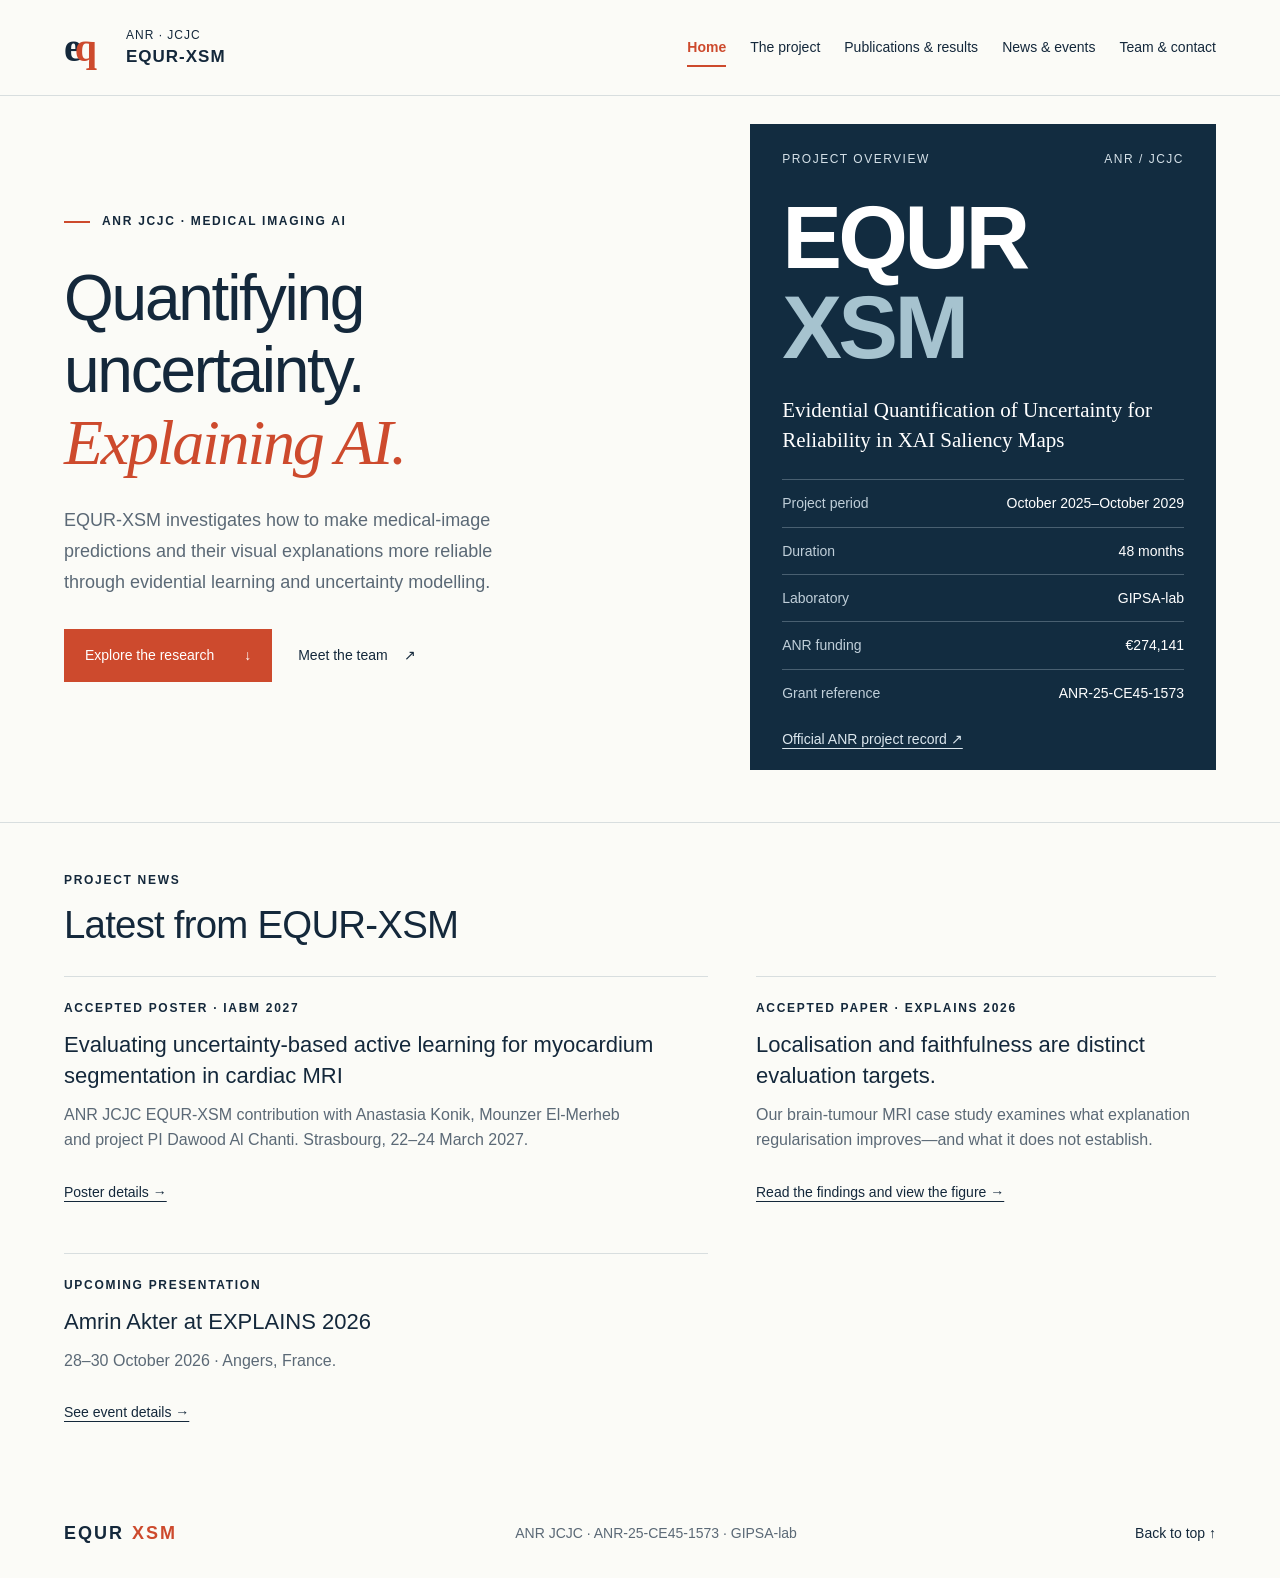
<file: index.html>
<!doctype html>
<html lang="en">
<head>
<meta charset="UTF-8"><meta name="viewport" content="width=device-width,initial-scale=1">
<title>EQUR-XSM | ANR JCJC · Medical imaging AI</title>
<meta name="description" content="EQUR-XSM explores evidential learning, uncertainty calibration and reliable explanations for medical imaging. Led by Dawood Al Chanti at GIPSA-lab.">
<link rel="canonical" href="https://dawoodchanti.github.io/anr-jcjc-equr-xsm/">
<link rel="icon" type="image/svg+xml" href="icon.svg"><link rel="stylesheet" href="style.css">
<script src="script.js" defer></script>
</head>
<body class="home-page" data-page="index.html">
<a class="skip" href="#main">Skip to content</a>
<header><a class="brand" href="index.html" aria-label="EQUR-XSM home"><span class="monogram">e<span>q</span></span><span>ANR · JCJC<br><strong>EQUR-XSM</strong></span></a><button type="button" class="menu" aria-expanded="false" aria-controls="navigation">Menu <span aria-hidden="true">＋</span></button><nav id="navigation" aria-label="Main navigation"><a href="index.html" aria-current="page">Home</a><a href="project.html">The project</a><a href="publications.html">Publications &amp; results</a><a href="news.html">News &amp; events</a><a href="team.html">Team &amp; contact</a></nav></header>
<main id="main">
<section class="hero" aria-labelledby="hero-title">
<div class="hero-copy"><p class="eyebrow"><span class="rule"></span> ANR JCJC · MEDICAL IMAGING AI</p>
<h1 id="hero-title">Quantifying<br>uncertainty.<br><em>Explaining AI.</em></h1>
<p class="intro">EQUR-XSM investigates how to make medical-image predictions and their visual explanations more reliable through evidential learning and uncertainty modelling.</p>
<div class="hero-actions"><a class="primary" href="project.html">Explore the research <span>↓</span></a><a class="text-link" href="team.html">Meet the team <span>↗</span></a></div></div>
<aside class="identity" aria-label="Project overview"><div class="identity-top"><span>PROJECT OVERVIEW</span><span>ANR / JCJC</span></div>
<div class="big-type equr-mark" aria-hidden="true">EQUR<span>XSM</span></div>
<div class="project-name">Evidential Quantification of Uncertainty for Reliability in XAI Saliency Maps</div>
<dl><div><dt>Project period</dt><dd>October 2025–October 2029</dd></div><div><dt>Duration</dt><dd>48 months</dd></div><div><dt>Laboratory</dt><dd>GIPSA-lab</dd></div><div><dt>ANR funding</dt><dd>€274,141</dd></div><div><dt>Grant reference</dt><dd>ANR-25-CE45-1573</dd></div></dl>
<a class="source-link light" href="https://anr.fr/Project-ANR-25-CE45-1573">Official ANR project record ↗</a></aside></section>
<section class="home-updates" aria-labelledby="latest-title">
<p class="eyebrow">PROJECT NEWS</p><h2 id="latest-title">Latest from EQUR-XSM</h2>
<div class="home-preview-grid"><article><p class="eyebrow">ACCEPTED POSTER · IABM 2027</p><h3>Evaluating uncertainty-based active learning for myocardium segmentation in cardiac MRI</h3><p>ANR JCJC EQUR-XSM contribution with Anastasia Konik, Mounzer El-Merheb and project PI Dawood Al Chanti. Strasbourg, 22–24 March 2027.</p><a class="source-link" href="publications.html#iabm-2027-myocardium">Poster details →</a></article>
<article><p class="eyebrow">ACCEPTED PAPER · EXPLAINS 2026</p><h3>Localisation and faithfulness are distinct evaluation targets.</h3><p>Our brain-tumour MRI case study examines what explanation regularisation improves—and what it does not establish.</p><a class="source-link" href="publications.html#explains-2026-results">Read the findings and view the figure →</a></article>
<article><p class="eyebrow">UPCOMING PRESENTATION</p><h3>Amrin Akter at EXPLAINS 2026</h3><p>28–30 October 2026 · Angers, France.</p><a class="source-link" href="news.html">See event details →</a></article>
</div></section>
</main>
<footer><a class="footer-brand" href="index.html">EQUR<span>XSM</span></a><p>ANR JCJC · ANR-25-CE45-1573 · GIPSA-lab</p><a href="#main">Back to top ↑</a></footer>
</body></html>
</file>
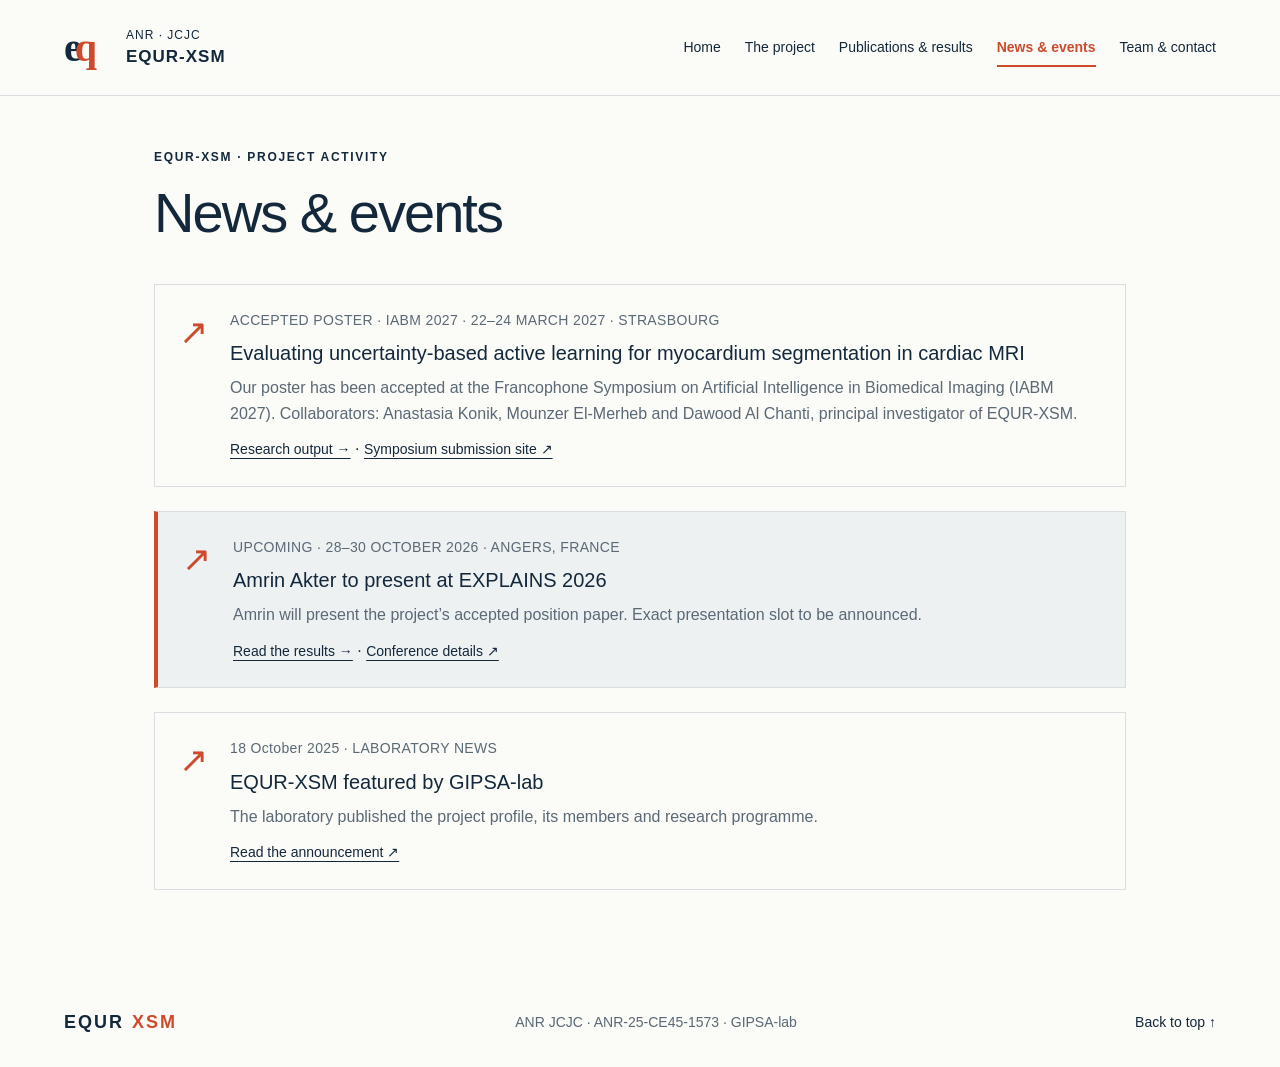
<file: news.html>
<!doctype html>
<html lang="en">
<head>
<meta charset="UTF-8"><meta name="viewport" content="width=device-width,initial-scale=1">
<title>News &amp; events | EQUR-XSM</title>
<meta name="description" content="Conference presentations and laboratory announcements from the EQUR-XSM research project.">
<link rel="canonical" href="https://dawoodchanti.github.io/anr-jcjc-equr-xsm/news.html">
<link rel="icon" type="image/svg+xml" href="icon.svg"><link rel="stylesheet" href="style.css">
<script src="script.js" defer></script>
</head>
<body class="subpage" data-page="news.html">
<a class="skip" href="#main">Skip to content</a>
<header><a class="brand" href="index.html" aria-label="EQUR-XSM home"><span class="monogram">e<span>q</span></span><span>ANR · JCJC<br><strong>EQUR-XSM</strong></span></a><button type="button" class="menu" aria-expanded="false" aria-controls="navigation">Menu <span aria-hidden="true">＋</span></button><nav id="navigation" aria-label="Main navigation"><a href="index.html">Home</a><a href="project.html">The project</a><a href="publications.html">Publications &amp; results</a><a href="news.html" aria-current="page">News &amp; events</a><a href="team.html">Team &amp; contact</a></nav></header>
<main id="main">
<section class="section events" id="evenements"><div class="section-body"><p class="eyebrow">EQUR-XSM · PROJECT ACTIVITY</p><h1>News & events</h1><div class="event-empty" id="iabm-2027-myocardium"><div class="calendar-icon" aria-hidden="true">↗</div><div><p class="news-date">ACCEPTED POSTER · IABM 2027 · 22–24 MARCH 2027 · STRASBOURG</p><h2>Evaluating uncertainty-based active learning for myocardium segmentation in cardiac MRI</h2><p>Our poster has been accepted at the <a href="https://iabm2027.sciencesconf.org/">Francophone Symposium on Artificial Intelligence in Biomedical Imaging (IABM 2027)</a>. Collaborators: Anastasia Konik, Mounzer El-Merheb and Dawood Al Chanti, principal investigator of EQUR-XSM.</p><a class="source-link" href="publications.html#iabm-2027-myocardium">Research output →</a> · <a class="source-link" href="https://cmt3.research.microsoft.com/IABM2027">Symposium submission site ↗</a></div></div><div class="event-empty upcoming-event"><div class="calendar-icon" aria-hidden="true">↗</div><div><p class="news-date">UPCOMING · 28–30 OCTOBER 2026 · ANGERS, FRANCE</p><h2>Amrin Akter to present at EXPLAINS 2026</h2><p>Amrin will present the project’s accepted position paper. Exact presentation slot to be announced.</p><a class="source-link" href="publications.html#explains-2026-results">Read the results →</a> · <a class="source-link" href="https://explains.scitevents.org/">Conference details ↗</a></div></div><div class="event-empty"><div class="calendar-icon" aria-hidden="true">↗</div><div><p class="news-date"><time datetime="2025-10-18">18 October 2025</time> · LABORATORY NEWS</p><h2>EQUR-XSM featured by GIPSA-lab</h2><p>The laboratory published the project profile, its members and research programme.</p><a class="source-link" href="https://www.gipsa-lab.grenoble-inp.fr/?p=18497">Read the announcement ↗</a></div></div></div></section>
</main>
<footer><a class="footer-brand" href="index.html">EQUR<span>XSM</span></a><p>ANR JCJC · ANR-25-CE45-1573 · GIPSA-lab</p><a href="#main">Back to top ↑</a></footer>
</body></html>
</file>
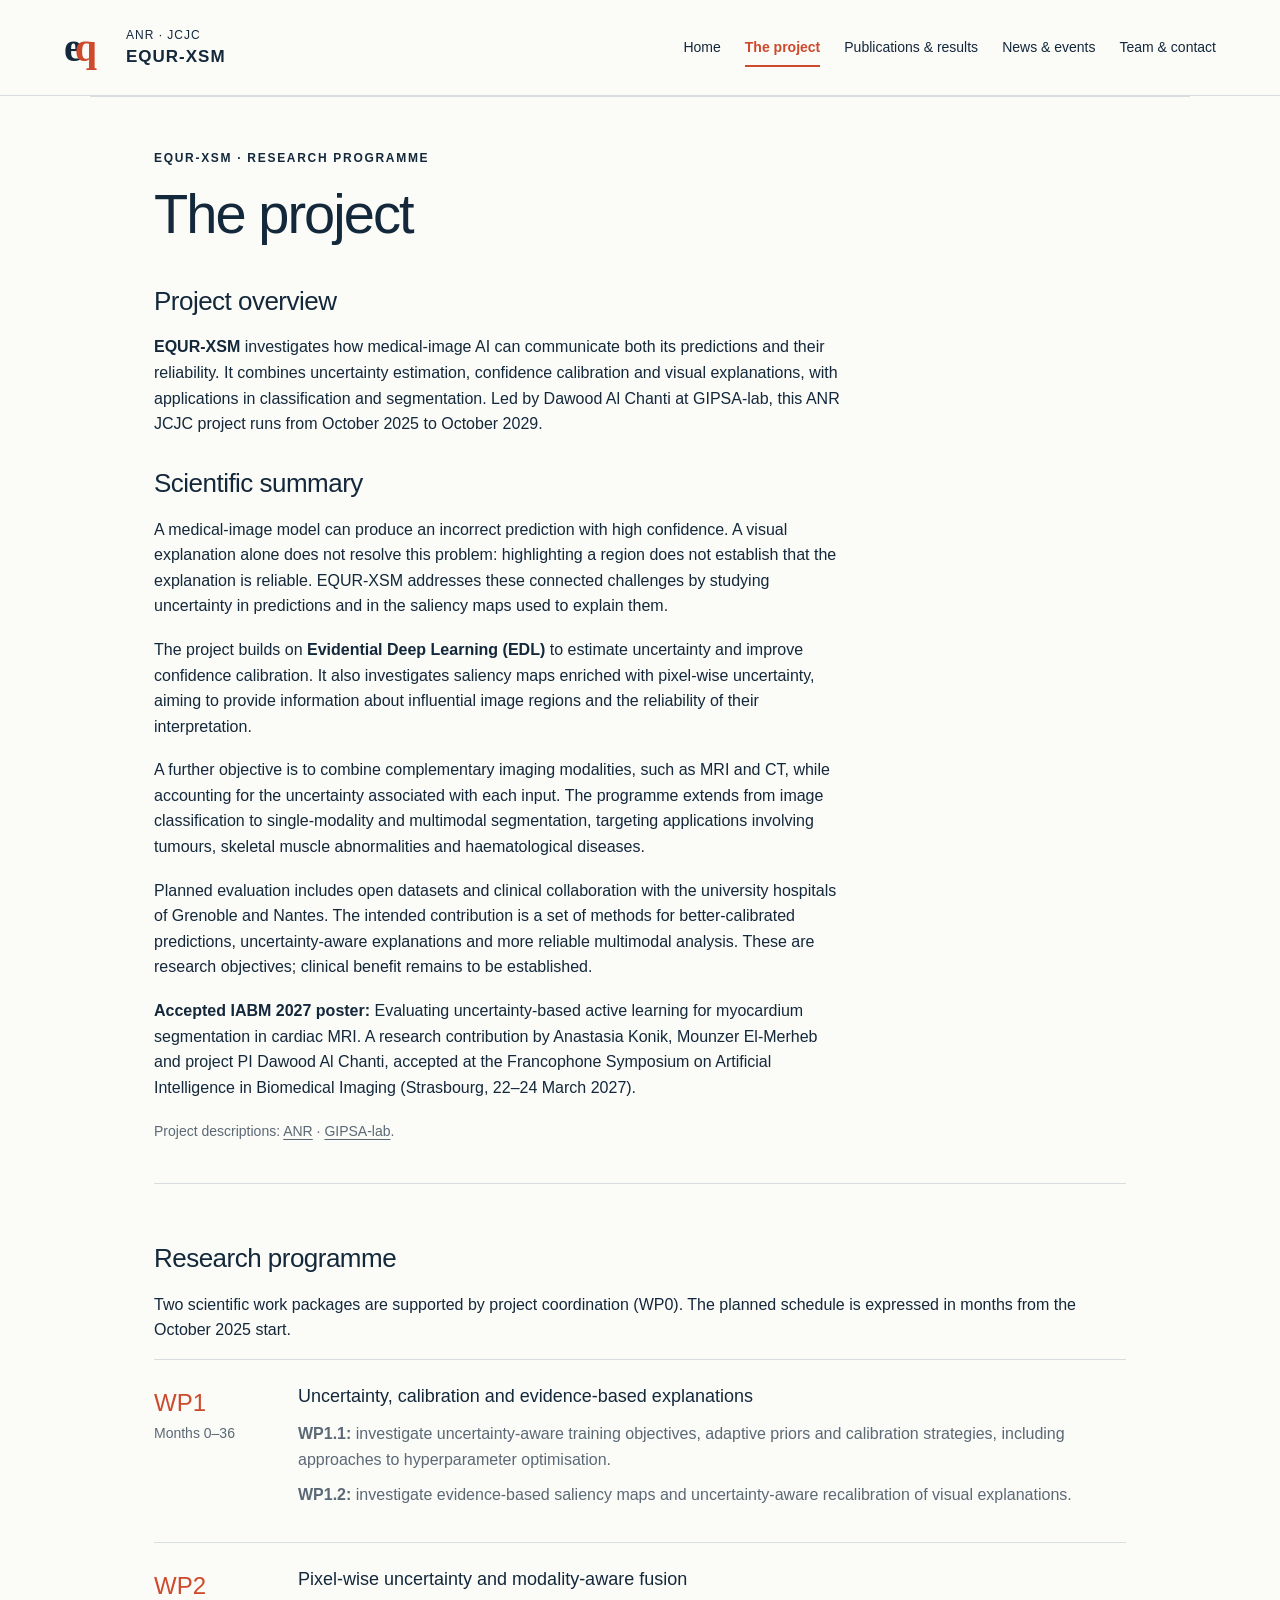
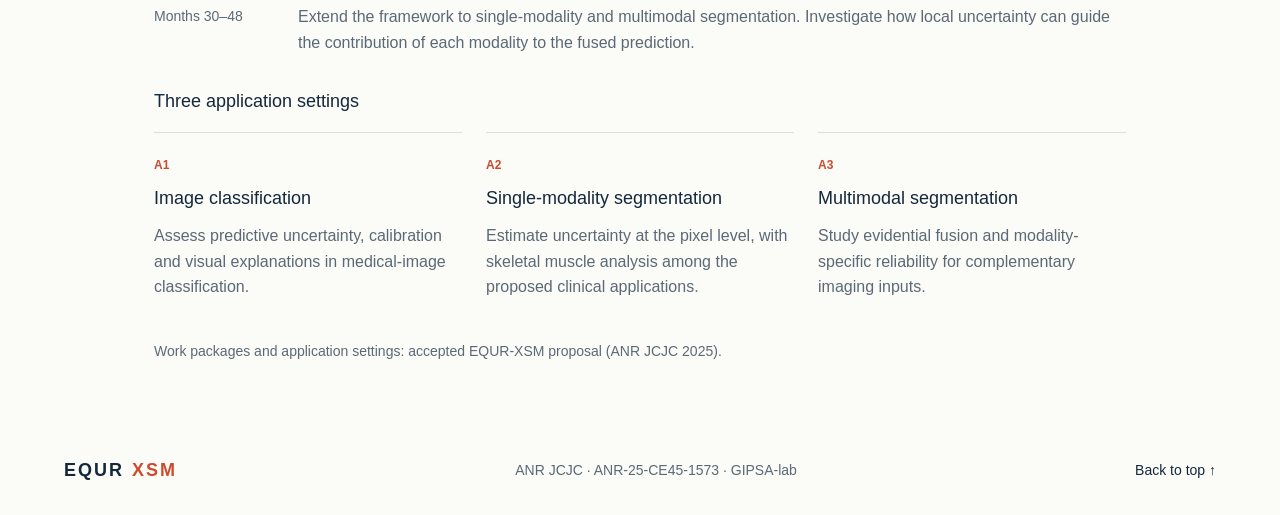
<file: project.html>
<!doctype html>
<html lang="en">
<head>
<meta charset="UTF-8"><meta name="viewport" content="width=device-width,initial-scale=1">
<title>The project | EQUR-XSM</title>
<meta name="description" content="Scientific summary, objectives and work packages of EQUR-XSM: evidential learning, explainability and multimodal medical imaging.">
<link rel="canonical" href="https://dawoodchanti.github.io/anr-jcjc-equr-xsm/project.html">
<link rel="icon" type="image/svg+xml" href="icon.svg"><link rel="stylesheet" href="style.css">
<script src="script.js" defer></script>
</head>
<body class="subpage" data-page="project.html">
<a class="skip" href="#main">Skip to content</a>
<header><a class="brand" href="index.html" aria-label="EQUR-XSM home"><span class="monogram">e<span>q</span></span><span>ANR · JCJC<br><strong>EQUR-XSM</strong></span></a><button type="button" class="menu" aria-expanded="false" aria-controls="navigation">Menu <span aria-hidden="true">＋</span></button><nav id="navigation" aria-label="Main navigation"><a href="index.html">Home</a><a href="project.html" aria-current="page">The project</a><a href="publications.html">Publications &amp; results</a><a href="news.html">News &amp; events</a><a href="team.html">Team &amp; contact</a></nav></header>
<main id="main">
<section class="section about" id="projet"><div class="section-body">
<p class="eyebrow">EQUR-XSM · RESEARCH PROGRAMME</p><h1>The project</h1>
<article class="project-summary" id="project-summary" aria-labelledby="overview-title">
<h2 id="overview-title">Project overview</h2>
<p><strong>EQUR-XSM</strong> investigates how medical-image AI can communicate both its predictions and their reliability. It combines uncertainty estimation, confidence calibration and visual explanations, with applications in classification and segmentation. Led by Dawood Al Chanti at GIPSA-lab, this ANR JCJC project runs from October 2025 to October 2029.</p>
<h2>Scientific summary</h2>
<p>A medical-image model can produce an incorrect prediction with high confidence. A visual explanation alone does not resolve this problem: highlighting a region does not establish that the explanation is reliable. EQUR-XSM addresses these connected challenges by studying uncertainty in predictions and in the saliency maps used to explain them.</p>
<p>The project builds on <strong>Evidential Deep Learning (EDL)</strong> to estimate uncertainty and improve confidence calibration. It also investigates saliency maps enriched with pixel-wise uncertainty, aiming to provide information about influential image regions and the reliability of their interpretation.</p>
<p>A further objective is to combine complementary imaging modalities, such as MRI and CT, while accounting for the uncertainty associated with each input. The programme extends from image classification to single-modality and multimodal segmentation, targeting applications involving tumours, skeletal muscle abnormalities and haematological diseases.</p>
<p>Planned evaluation includes open datasets and clinical collaboration with the university hospitals of Grenoble and Nantes. The intended contribution is a set of methods for better-calibrated predictions, uncertainty-aware explanations and more reliable multimodal analysis. These are research objectives; clinical benefit remains to be established.</p>
<p><strong>Accepted IABM 2027 poster:</strong> <a href="publications.html#iabm-2027-myocardium">Evaluating uncertainty-based active learning for myocardium segmentation in cardiac MRI</a>. A research contribution by Anastasia Konik, Mounzer El-Merheb and project PI Dawood Al Chanti, accepted at the Francophone Symposium on Artificial Intelligence in Biomedical Imaging (Strasbourg, 22–24 March 2027).</p><p class="source-note">Project descriptions: <a href="https://anr.fr/Project-ANR-25-CE45-1573">ANR</a> · <a href="https://www.gipsa-lab.grenoble-inp.fr/?p=18497">GIPSA-lab</a>.</p>
</article>
<div class="work-programme"><h2>Research programme</h2>
<p>Two scientific work packages are supported by project coordination (WP0). The planned schedule is expressed in months from the October 2025 start.</p>
<div class="work-package"><div><span class="wp-label">WP1</span><p class="wp-period">Months 0–36</p></div><div><h3>Uncertainty, calibration and evidence-based explanations</h3><p><strong>WP1.1:</strong> investigate uncertainty-aware training objectives, adaptive priors and calibration strategies, including approaches to hyperparameter optimisation.</p><p><strong>WP1.2:</strong> investigate evidence-based saliency maps and uncertainty-aware recalibration of visual explanations.</p></div></div>
<div class="work-package"><div><span class="wp-label">WP2</span><p class="wp-period">Months 30–48</p></div><div><h3>Pixel-wise uncertainty and modality-aware fusion</h3><p>Extend the framework to single-modality and multimodal segmentation. Investigate how local uncertainty can guide the contribution of each modality to the fused prediction.</p></div></div>
<h3>Three application settings</h3><div class="application-grid"><article><span class="small-number">A1</span><h3>Image classification</h3><p>Assess predictive uncertainty, calibration and visual explanations in medical-image classification.</p></article><article><span class="small-number">A2</span><h3>Single-modality segmentation</h3><p>Estimate uncertainty at the pixel level, with skeletal muscle analysis among the proposed clinical applications.</p></article><article><span class="small-number">A3</span><h3>Multimodal segmentation</h3><p>Study evidential fusion and modality-specific reliability for complementary imaging inputs.</p></article></div>
<p class="source-note">Work packages and application settings: accepted EQUR-XSM proposal (ANR JCJC 2025).</p></div>

</div></section>
</main>
<footer><a class="footer-brand" href="index.html">EQUR<span>XSM</span></a><p>ANR JCJC · ANR-25-CE45-1573 · GIPSA-lab</p><a href="#main">Back to top ↑</a></footer>
</body></html>
</file>
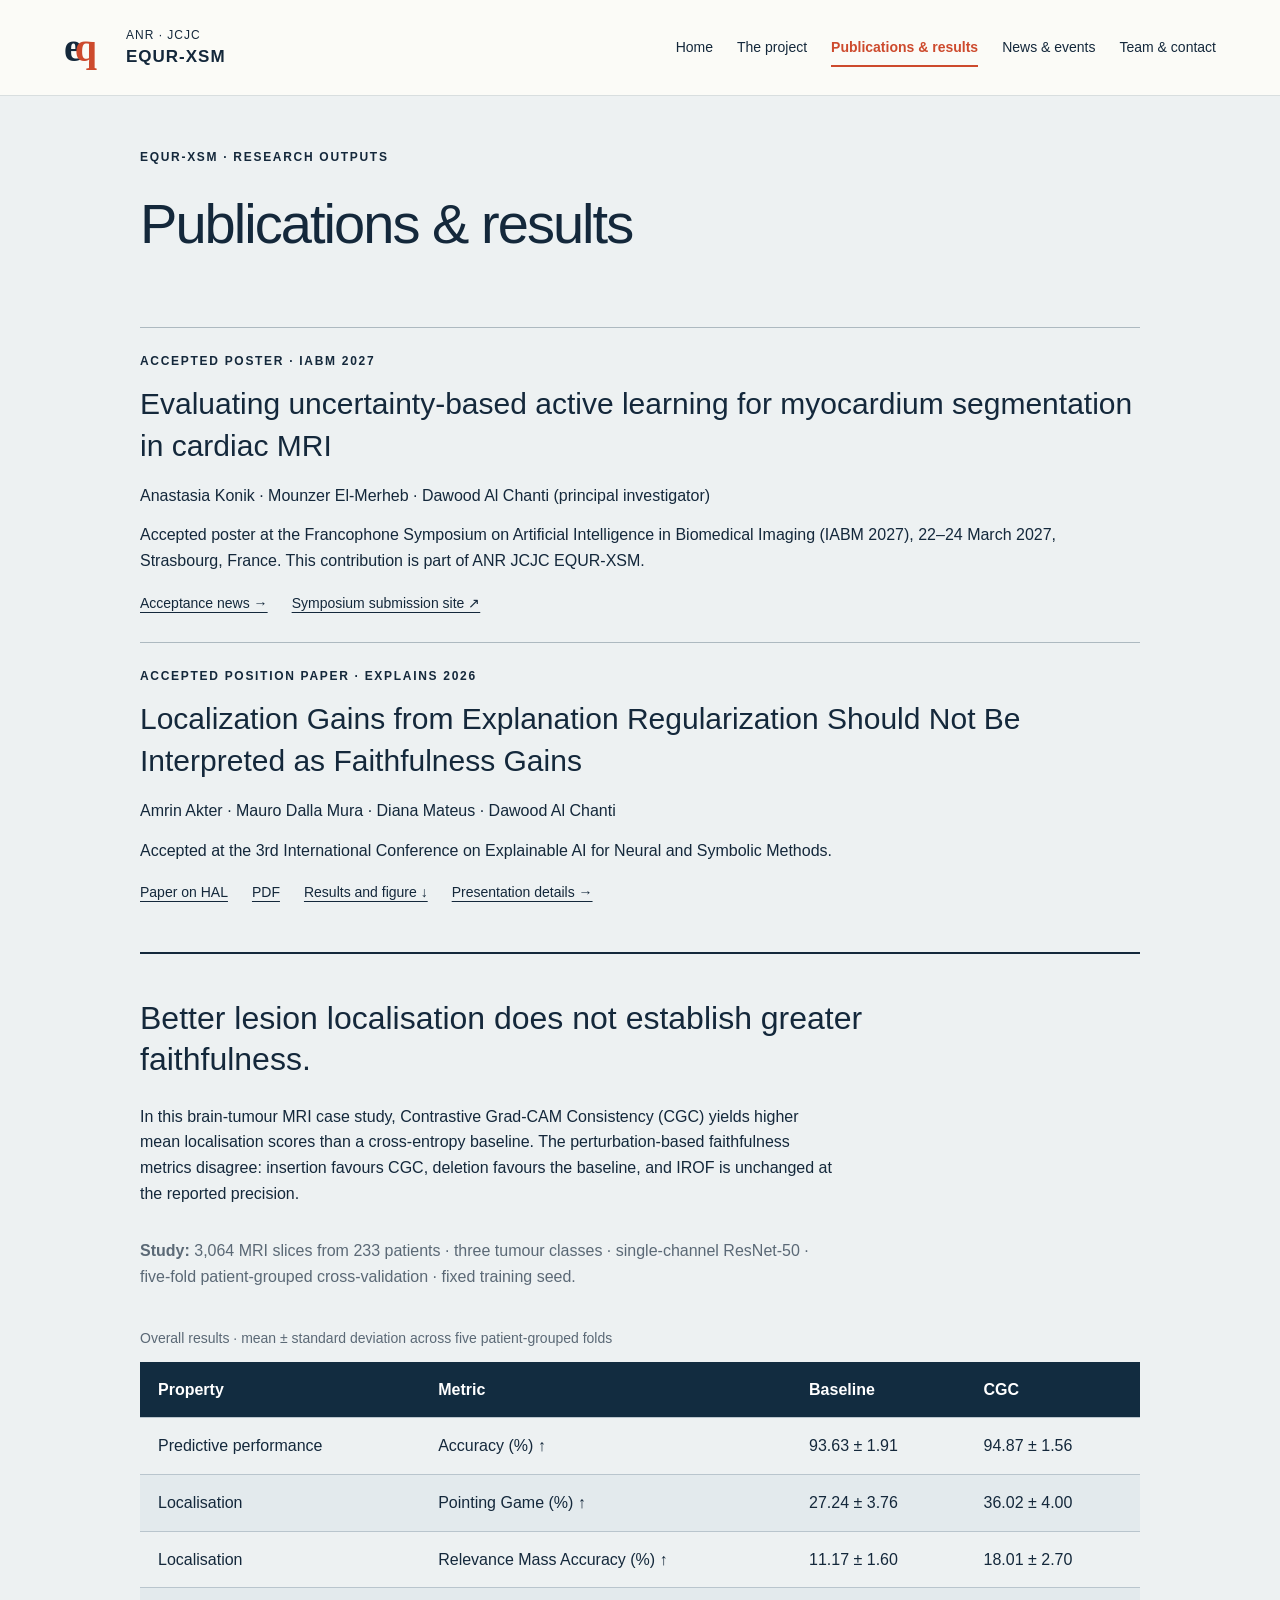
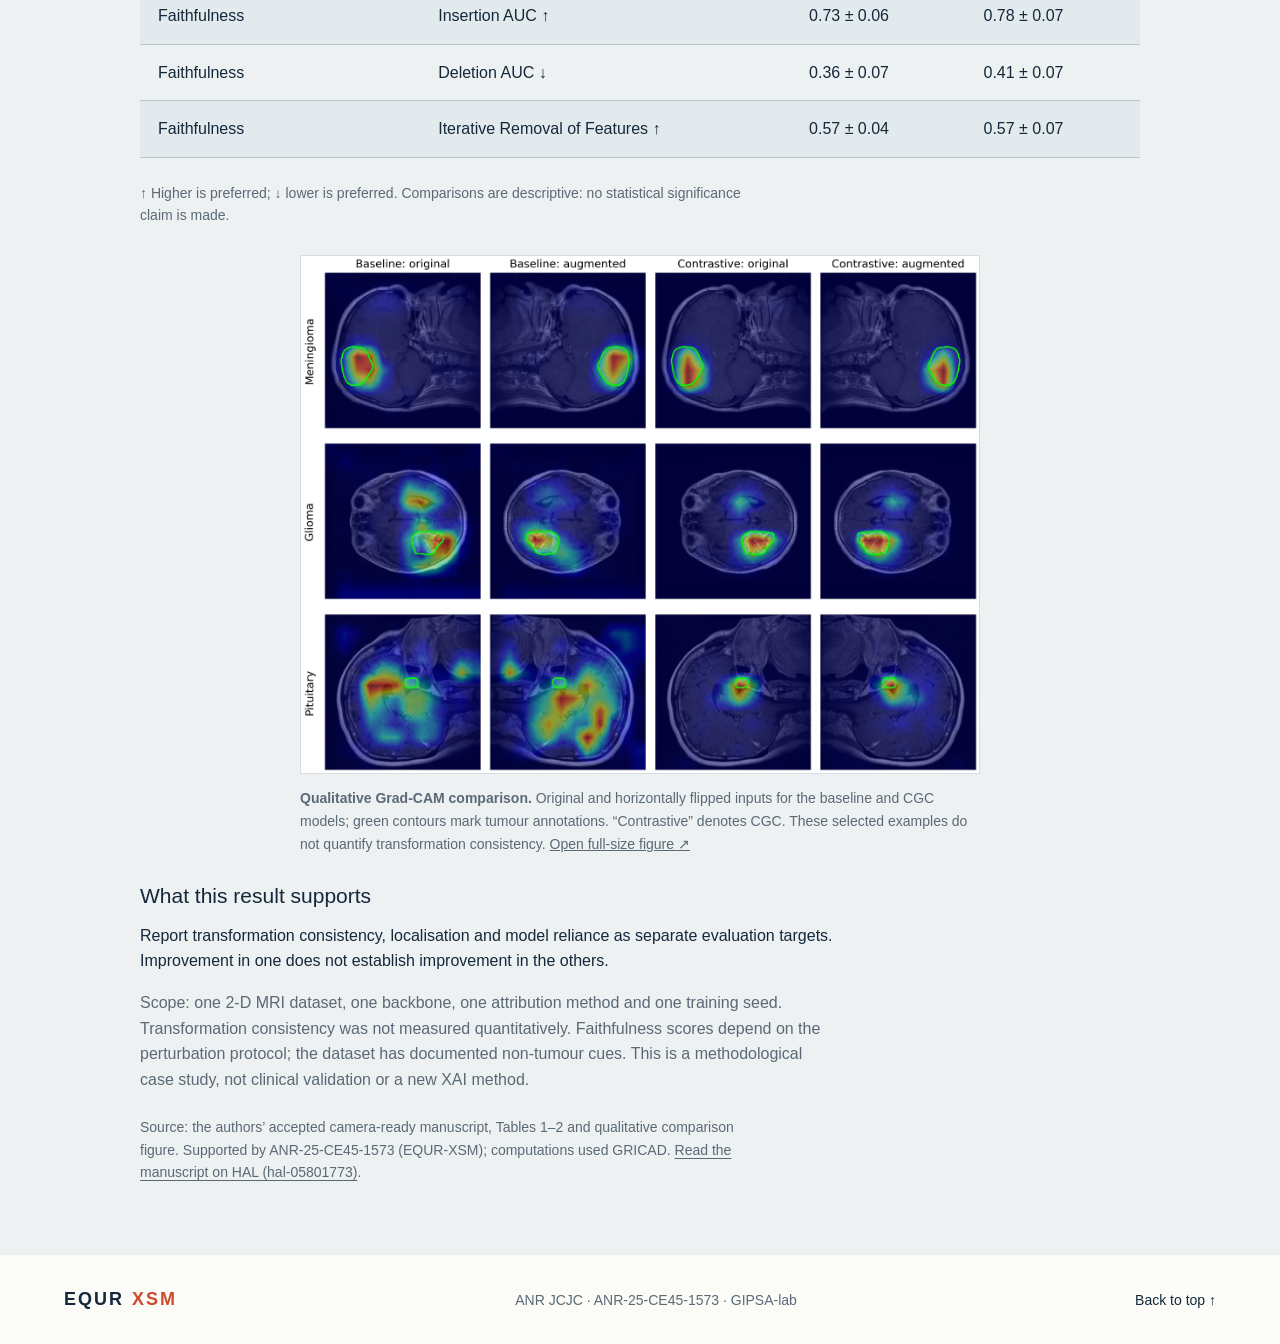
<file: publications.html>
<!doctype html>
<html lang="en">
<head>
<meta charset="UTF-8"><meta name="viewport" content="width=device-width,initial-scale=1">
<title>Publications &amp; results | EQUR-XSM</title>
<meta name="description" content="Accepted publications and reported results from EQUR-XSM, including the EXPLAINS 2026 study of localisation and faithfulness.">
<link rel="canonical" href="https://dawoodchanti.github.io/anr-jcjc-equr-xsm/publications.html">
<link rel="icon" type="image/svg+xml" href="icon.svg"><link rel="stylesheet" href="style.css">
<script src="script.js" defer></script>
</head>
<body class="subpage" data-page="publications.html">
<a class="skip" href="#main">Skip to content</a>
<header><a class="brand" href="index.html" aria-label="EQUR-XSM home"><span class="monogram">e<span>q</span></span><span>ANR · JCJC<br><strong>EQUR-XSM</strong></span></a><button type="button" class="menu" aria-expanded="false" aria-controls="navigation">Menu <span aria-hidden="true">＋</span></button><nav id="navigation" aria-label="Main navigation"><a href="index.html">Home</a><a href="project.html">The project</a><a href="publications.html" aria-current="page">Publications &amp; results</a><a href="news.html">News &amp; events</a><a href="team.html">Team &amp; contact</a></nav></header>
<main id="main">
<section class="outputs" id="resultats"><div class="section-heading"><div><p class="eyebrow">EQUR-XSM · RESEARCH OUTPUTS</p><h1>Publications & results</h1></div></div><article class="publication-entry" id="iabm-2027-myocardium"><p class="eyebrow">ACCEPTED POSTER · IABM 2027</p><h2>Evaluating uncertainty-based active learning for myocardium segmentation in cardiac MRI</h2><p class="paper-authors">Anastasia Konik · Mounzer El-Merheb · Dawood Al Chanti (principal investigator)</p><p>Accepted poster at the <a href="https://iabm2027.sciencesconf.org/">Francophone Symposium on Artificial Intelligence in Biomedical Imaging (IABM 2027)</a>, 22–24 March 2027, Strasbourg, France. This contribution is part of ANR JCJC EQUR-XSM.</p><div class="profile-links"><a href="news.html#iabm-2027-myocardium">Acceptance news →</a><a href="https://cmt3.research.microsoft.com/IABM2027">Symposium submission site ↗</a></div></article><article class="publication-entry"><p class="eyebrow">ACCEPTED POSITION PAPER · EXPLAINS 2026</p><h2><a href="https://hal.science/hal-05801773">Localization Gains from Explanation Regularization Should Not Be Interpreted as Faithfulness Gains</a></h2><p class="paper-authors">Amrin Akter · Mauro Dalla Mura · Diana Mateus · Dawood Al Chanti</p><p>Accepted at the 3rd International Conference on Explainable AI for Neural and Symbolic Methods.</p><div class="profile-links"><a href="https://hal.science/hal-05801773">Paper on HAL</a><a href="https://hal.science/hal-05801773/document">PDF</a><a href="#explains-2026-results">Results and figure ↓</a><a href="news.html">Presentation details →</a></div></article><article class="paper-results" id="explains-2026-results" aria-labelledby="results-title">
<h2 id="results-title">Better lesion localisation does not establish greater faithfulness.</h2>
<p>In this brain-tumour MRI case study, Contrastive Grad-CAM Consistency (CGC) yields higher mean localisation scores than a cross-entropy baseline. The perturbation-based faithfulness metrics disagree: insertion favours CGC, deletion favours the baseline, and IROF is unchanged at the reported precision.</p>
<p class="study-protocol"><strong>Study:</strong> 3,064 MRI slices from 233 patients · three tumour classes · single-channel ResNet-50 · five-fold patient-grouped cross-validation · fixed training seed.</p>
<div class="results-table-wrap" tabindex="0" role="region" aria-label="Overall paper results, horizontally scrollable on small screens"><table class="results-table"><caption>Overall results · mean ± standard deviation across five patient-grouped folds</caption><thead><tr><th scope="col">Property</th><th scope="col">Metric</th><th scope="col">Baseline</th><th scope="col">CGC</th></tr></thead><tbody><tr><td>Predictive performance</td><th scope="row">Accuracy (%) ↑</th><td>93.63 ± 1.91</td><td>94.87 ± 1.56</td></tr><tr><td>Localisation</td><th scope="row">Pointing Game (%) ↑</th><td>27.24 ± 3.76</td><td>36.02 ± 4.00</td></tr><tr><td>Localisation</td><th scope="row">Relevance Mass Accuracy (%) ↑</th><td>11.17 ± 1.60</td><td>18.01 ± 2.70</td></tr><tr><td>Faithfulness</td><th scope="row">Insertion AUC ↑</th><td>0.73 ± 0.06</td><td>0.78 ± 0.07</td></tr><tr><td>Faithfulness</td><th scope="row">Deletion AUC ↓</th><td>0.36 ± 0.07</td><td>0.41 ± 0.07</td></tr><tr><td>Faithfulness</td><th scope="row">Iterative Removal of Features ↑</th><td>0.57 ± 0.04</td><td>0.57 ± 0.07</td></tr></tbody></table></div>
<p class="source-note">↑ Higher is preferred; ↓ lower is preferred. Comparisons are descriptive: no statistical significance claim is made.</p>
<figure class="result-figure"><a href="assets/explains-2026-gradcam.webp" aria-label="Open the Grad-CAM comparison figure at full resolution"><img src="assets/explains-2026-gradcam.webp" width="3105" height="2369" loading="lazy" decoding="async" alt="Grad-CAM examples for meningioma, glioma and pituitary MRI slices. Four columns compare the baseline and CGC on original and horizontally flipped inputs; green contours mark annotated tumours."></a><figcaption><strong>Qualitative Grad-CAM comparison.</strong> Original and horizontally flipped inputs for the baseline and CGC models; green contours mark tumour annotations. “Contrastive” denotes CGC. These selected examples do not quantify transformation consistency. <a href="assets/explains-2026-gradcam.webp">Open full-size figure ↗</a></figcaption></figure>
<div class="result-scope"><h3>What this result supports</h3><p>Report transformation consistency, localisation and model reliance as separate evaluation targets. Improvement in one does not establish improvement in the others.</p><p class="muted">Scope: one 2-D MRI dataset, one backbone, one attribution method and one training seed. Transformation consistency was not measured quantitatively. Faithfulness scores depend on the perturbation protocol; the dataset has documented non-tumour cues. This is a methodological case study, not clinical validation or a new XAI method.</p></div>
<p class="source-note">Source: the authors’ accepted camera-ready manuscript, Tables 1–2 and qualitative comparison figure. Supported by ANR-25-CE45-1573 (EQUR-XSM); computations used GRICAD. <a href="https://hal.science/hal-05801773">Read the manuscript on HAL (hal-05801773)</a>.</p>
</article></section>
</main>
<footer><a class="footer-brand" href="index.html">EQUR<span>XSM</span></a><p>ANR JCJC · ANR-25-CE45-1573 · GIPSA-lab</p><a href="#main">Back to top ↑</a></footer>
</body></html>
</file>
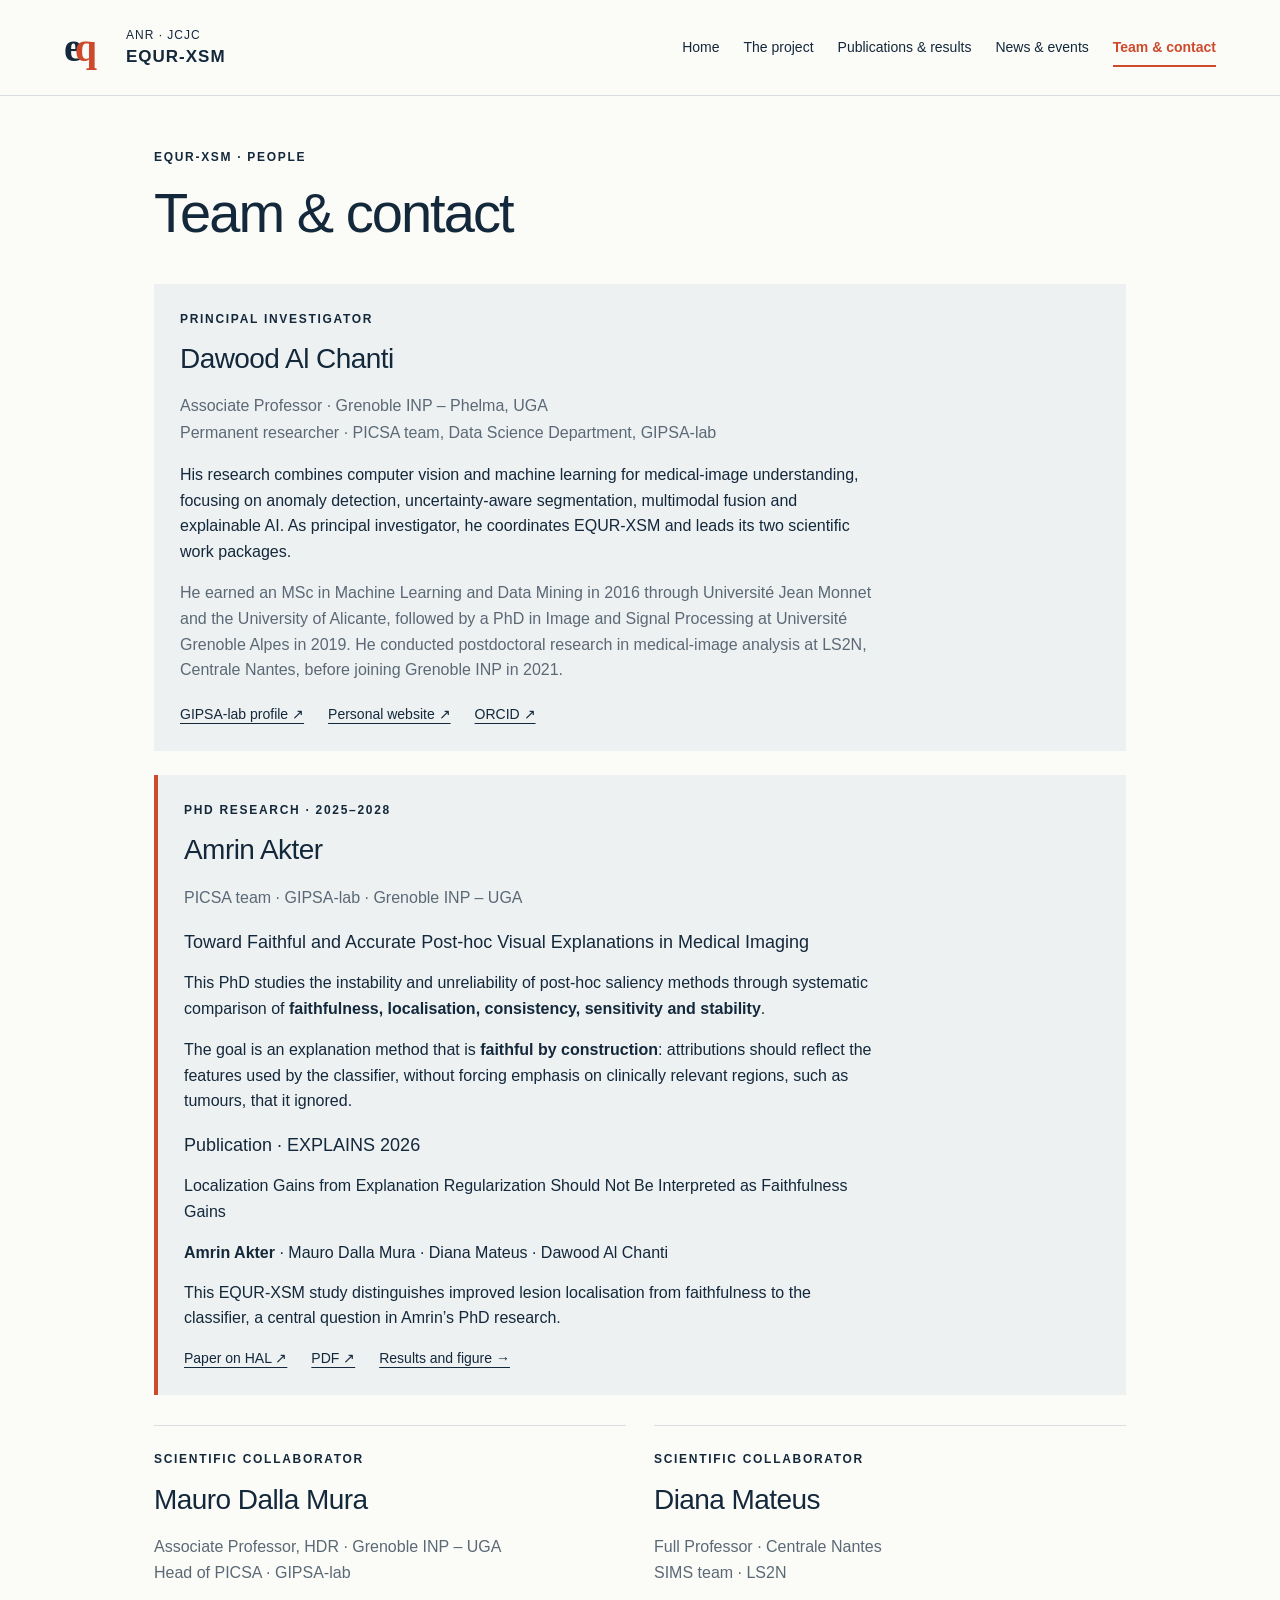
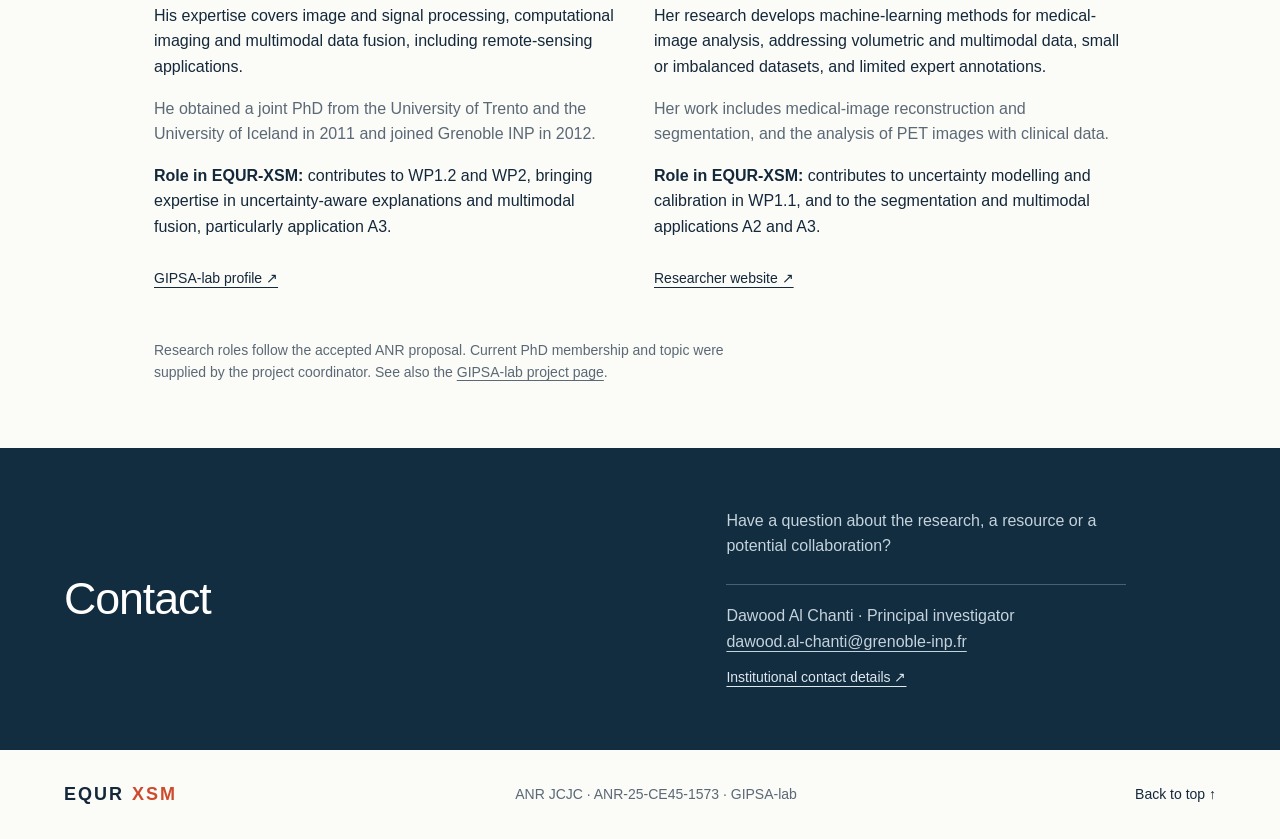
<file: team.html>
<!doctype html>
<html lang="en">
<head>
<meta charset="UTF-8"><meta name="viewport" content="width=device-width,initial-scale=1">
<title>Team &amp; contact | EQUR-XSM</title>
<meta name="description" content="Meet Dawood Al Chanti, Amrin Akter, Mauro Dalla Mura and Diana Mateus, and contact the EQUR-XSM principal investigator.">
<link rel="canonical" href="https://dawoodchanti.github.io/anr-jcjc-equr-xsm/team.html">
<link rel="icon" type="image/svg+xml" href="icon.svg"><link rel="stylesheet" href="style.css">
<script src="script.js" defer></script>
</head>
<body class="subpage" data-page="team.html">
<a class="skip" href="#main">Skip to content</a>
<header><a class="brand" href="index.html" aria-label="EQUR-XSM home"><span class="monogram">e<span>q</span></span><span>ANR · JCJC<br><strong>EQUR-XSM</strong></span></a><button type="button" class="menu" aria-expanded="false" aria-controls="navigation">Menu <span aria-hidden="true">＋</span></button><nav id="navigation" aria-label="Main navigation"><a href="index.html">Home</a><a href="project.html">The project</a><a href="publications.html">Publications &amp; results</a><a href="news.html">News &amp; events</a><a href="team.html" aria-current="page">Team &amp; contact</a></nav></header>
<main id="main">
<section class="section team" id="equipe"><div class="section-body"><p class="eyebrow">EQUR-XSM · PEOPLE</p><h1>Team & contact</h1>
<article class="pi-profile"><p class="eyebrow">PRINCIPAL INVESTIGATOR</p><h2>Dawood Al Chanti</h2><p class="pi-role">Associate Professor · Grenoble INP – Phelma, UGA<br>Permanent researcher · PICSA team, Data Science Department, GIPSA-lab</p>
<p>His research combines computer vision and machine learning for medical-image understanding, focusing on anomaly detection, uncertainty-aware segmentation, multimodal fusion and explainable AI. As principal investigator, he coordinates EQUR-XSM and leads its two scientific work packages.</p>
<p class="muted">He earned an MSc in Machine Learning and Data Mining in 2016 through Université Jean Monnet and the University of Alicante, followed by a PhD in Image and Signal Processing at Université Grenoble Alpes in 2019. He conducted postdoctoral research in medical-image analysis at LS2N, Centrale Nantes, before joining Grenoble INP in 2021.</p>
<div class="profile-links"><a href="https://www.gipsa-lab.grenoble-inp.fr/?team=dawood-al-chanti">GIPSA-lab profile ↗</a><a href="https://dawoodchanti.github.io/">Personal website ↗</a><a href="https://orcid.org/0000-0002-6258-6970">ORCID ↗</a></div></article>
<article class="student-profile" id="amrin-akter">
<p class="eyebrow">PHD RESEARCH · 2025–2028</p>
<h2>Amrin Akter</h2>
<p class="pi-role">PICSA team · GIPSA-lab · Grenoble INP – UGA</p>
<h3>Toward Faithful and Accurate Post-hoc Visual Explanations in Medical Imaging</h3>
<p>This PhD studies the instability and unreliability of post-hoc saliency methods through systematic comparison of <strong>faithfulness, localisation, consistency, sensitivity and stability</strong>.</p>
<p>The goal is an explanation method that is <strong>faithful by construction</strong>: attributions should reflect the features used by the classifier, without forcing emphasis on clinically relevant regions, such as tumours, that it ignored.</p>
<h3>Publication · EXPLAINS 2026</h3>
<p><a href="https://hal.science/hal-05801773">Localization Gains from Explanation Regularization Should Not Be Interpreted as Faithfulness Gains</a></p>
<p class="paper-authors"><strong>Amrin Akter</strong> · Mauro Dalla Mura · Diana Mateus · Dawood Al Chanti</p>
<p>This EQUR-XSM study distinguishes improved lesion localisation from faithfulness to the classifier, a central question in Amrin’s PhD research.</p>
<div class="profile-links"><a href="https://hal.science/hal-05801773">Paper on HAL ↗</a><a href="https://hal.science/hal-05801773/document">PDF ↗</a><a href="publications.html#explains-2026-results">Results and figure →</a></div>
</article>
<div class="collaborator-grid">
<article class="collaborator-profile"><p class="eyebrow">SCIENTIFIC COLLABORATOR</p><h2>Mauro Dalla Mura</h2><p class="pi-role">Associate Professor, HDR · Grenoble INP – UGA<br>Head of PICSA · GIPSA-lab</p><p>His expertise covers image and signal processing, computational imaging and multimodal data fusion, including remote-sensing applications.</p><p class="muted">He obtained a joint PhD from the University of Trento and the University of Iceland in 2011 and joined Grenoble INP in 2012.</p><p><strong>Role in EQUR-XSM:</strong> contributes to WP1.2 and WP2, bringing expertise in uncertainty-aware explanations and multimodal fusion, particularly application A3.</p><a class="source-link" href="https://www.gipsa-lab.grenoble-inp.fr/?team=mauro-dalla-mura">GIPSA-lab profile ↗</a></article>
<article class="collaborator-profile"><p class="eyebrow">SCIENTIFIC COLLABORATOR</p><h2>Diana Mateus</h2><p class="pi-role">Full Professor · Centrale Nantes<br>SIMS team · LS2N</p><p>Her research develops machine-learning methods for medical-image analysis, addressing volumetric and multimodal data, small or imbalanced datasets, and limited expert annotations.</p><p class="muted">Her work includes medical-image reconstruction and segmentation, and the analysis of PET images with clinical data.</p><p><strong>Role in EQUR-XSM:</strong> contributes to uncertainty modelling and calibration in WP1.1, and to the segmentation and multimodal applications A2 and A3.</p><a class="source-link" href="https://dcml-cn.github.io/">Researcher website ↗</a></article>
</div>
<p class="source-note">Research roles follow the accepted ANR proposal. Current PhD membership and topic were supplied by the project coordinator. See also the <a href="https://www.gipsa-lab.grenoble-inp.fr/?p=18497">GIPSA-lab project page</a>.</p></div></section><section class="contact" id="contact"><div><h2>Contact</h2></div><div><p>Have a question about the research, a resource or a potential collaboration?</p><p class="contact-pending">Dawood Al Chanti · Principal investigator<br><a href="mailto:dawood.al-chanti@grenoble-inp.fr">dawood.al-chanti@grenoble-inp.fr</a></p><a class="source-link light" href="https://sites.google.com/view/dawoodchanti/contact-details">Institutional contact details ↗</a></div></section>
</main>
<footer><a class="footer-brand" href="index.html">EQUR<span>XSM</span></a><p>ANR JCJC · ANR-25-CE45-1573 · GIPSA-lab</p><a href="#main">Back to top ↑</a></footer>
</body></html>
</file>
<file: style.css>
:root{--ink:#14283b;--muted:#5b6976;--orange:#cd4a2d;--paper:#fbfbf7;--line:#d8dedf;--navy:#122c40}*{box-sizing:border-box}html{scroll-behavior:smooth;scroll-padding-top:28px}body{margin:0;background:var(--paper);color:var(--ink);font:16px/1.6 Arial,Helvetica,sans-serif}a{color:inherit;text-decoration:none}button{font:inherit}a:focus-visible,button:focus-visible,summary:focus-visible{outline:3px solid var(--orange);outline-offset:6px}.skip{position:fixed;left:15px;top:-80px;background:white;padding:12px;z-index:20}.skip:focus{top:15px}.draft{background:#e9eef0;text-align:center;padding:9px 20px;font-size:12px;font-weight:700;letter-spacing:1px}.draft span{font-size:13px;font-weight:400;letter-spacing:0;margin-left:15px}header{max-width:1440px;margin:auto;min-height:115px;display:flex;align-items:center;padding:20px 5%;gap:35px}.brand{display:flex;align-items:center;gap:13px;font-size:10px;letter-spacing:1px;line-height:1.5;flex-shrink:0}.brand strong{font-size:17px;letter-spacing:1px}.monogram{font:700 40px/1 Georgia,serif;letter-spacing:-7px;display:block;width:49px}.monogram span{color:var(--orange)}nav{display:flex;gap:29px;margin-left:auto;font-size:14px}nav a:hover,footer a:hover{color:var(--orange)}.header-contact{font-size:14px;border-bottom:1px solid var(--ink);padding:4px 0}.menu{display:none}.hero{max-width:1440px;padding:50px 5% 65px;margin:auto;display:grid;grid-template-columns:1.3fr 1fr;gap:7%;align-items:center}.eyebrow{font-size:12px;letter-spacing:1.7px;font-weight:700;display:flex;align-items:center;gap:12px}.rule{height:2px;width:26px;background:var(--orange)}h1{font-size:clamp(48px,5.5vw,80px);line-height:1.06;letter-spacing:-3px;font-weight:500;margin:32px 0 27px}h1 em{font-family:Georgia,serif;color:var(--orange);font-weight:400}p{margin-top:0}.intro{font-size:18px;line-height:1.7;max-width:490px;color:var(--muted)}.hero-actions{display:flex;gap:26px;align-items:center;margin-top:32px}.primary{background:var(--orange);color:white;padding:15px 21px;font-size:14px;display:inline-flex;gap:30px}.primary:hover{background:#ae3d24}.text-link{font-size:14px;white-space:nowrap}.text-link span{margin-left:12px}.identity{background:var(--navy);color:#fff;padding:26px 32px 18px;position:relative;overflow:hidden}.identity-top{display:flex;justify-content:space-between;font-size:12px;letter-spacing:1.5px;color:#d5e1e8}.big-type{font-size:clamp(95px,13vw,185px);font-weight:700;letter-spacing:-10px;line-height:.82;margin:49px 0 34px;position:relative;width:max-content}.big-type>span{display:block;color:#a6c3cf}.big-type i{position:absolute;font:400 85px/1 Arial;left:105%;top:44%;color:#e87555}.project-name{font-size:21px;line-height:1.3;font-family:Georgia,serif}.project-subtitle{font-size:14px;color:#b8c8d2;margin:9px 0 24px}dl{margin:0}dl div{display:flex;justify-content:space-between;border-top:1px solid #496071;padding:12px 0;gap:15px;font-size:13px}dt{color:#c0cfd9}dd{margin:0}.section-index{max-width:1296px;margin:auto;padding:22px 0;display:flex;justify-content:space-between;border-top:1px solid var(--line);border-bottom:1px solid var(--line);font-size:14px;gap:20px}.section-index>span{font-size:11px;letter-spacing:1.3px;color:var(--muted);align-self:center}.section-index a:hover{color:var(--orange)}.section{max-width:1440px;margin:auto;padding:85px 5%;display:grid;grid-template-columns:1fr 3.4fr;gap:4%}.section-label{font-size:12px;letter-spacing:1.4px;padding-top:10px;font-weight:bold}.section-body h2,.section-heading h2,.contact h2{font-size:clamp(34px,3.5vw,49px);line-height:1.16;letter-spacing:-1.4px;font-weight:400;margin:0 0 27px}h3{font-size:19px;line-height:1.4;margin:12px 0 10px;font-weight:500}.pending{margin-bottom:6px}.muted{color:var(--muted)}.three-cols{display:grid;grid-template-columns:repeat(3,1fr);gap:30px;margin-top:45px}.three-cols article{border-top:1px solid var(--line);padding-top:18px}.three-cols p{font-size:15px;color:var(--muted)}.small-number{font-size:12px;color:var(--orange);font-weight:700}.outputs{background:#edf1f2;padding:72px max(5%,calc((100% - 1296px)/2));}.section-heading{display:flex;justify-content:space-between;align-items:flex-end;gap:35px;margin-bottom:32px}.section-heading .eyebrow{margin-bottom:25px}.section-heading>p{max-width:310px;color:var(--muted);margin-bottom:30px}.output-list{border-top:1px solid #adb9c0}details{border-bottom:1px solid #adb9c0}summary{list-style:none;cursor:pointer;display:flex;align-items:center;gap:30px;padding:25px 0}summary::-webkit-details-marker{display:none}.output-number{font-size:13px;color:var(--muted)}.output-title{font-size:25px;font-weight:400}.output-type{font-size:11px;letter-spacing:1px;margin-left:auto;color:var(--muted)}.plus{font-size:27px;font-weight:300;min-width:24px;text-align:center}details[open] .plus{transform:rotate(45deg)}.output-content{padding:0 55px 25px;font-size:16px}.output-content p{margin-bottom:4px}.output-content .muted{font-size:14px}.events{padding-bottom:70px}.event-empty{display:flex;align-items:center;gap:22px;border:1px solid var(--line);padding:23px 26px;margin:35px 0}.event-empty h3{margin:0 0 5px}.event-empty p{margin:0;font-size:15px;color:var(--muted)}.calendar-icon{font-size:35px;color:var(--orange)}.event-columns{display:grid;grid-template-columns:repeat(3,1fr);gap:30px}.event-columns p{font-size:15px;color:var(--muted)}.team{border-top:1px solid var(--line)}.team-row{display:grid;grid-template-columns:1fr 1.4fr;gap:20px;padding:22px 0;border-bottom:1px solid var(--line)}.team-row p{margin:0;color:var(--muted);font-size:15px}.contact{background:var(--navy);color:white;padding:60px max(5%,calc((100% - 1296px)/2));display:grid;grid-template-columns:1fr 1fr;gap:15%;align-items:center}.contact .eyebrow{color:#f09b81}.contact h2{margin:0}.contact>div>p:not(.eyebrow){color:#c5d3dc;max-width:400px}.contact-pending{border-top:1px solid #496071;padding-top:18px;margin:25px 0 0}footer{max-width:1440px;margin:auto;padding:30px 5%;display:flex;align-items:center;justify-content:space-between;gap:20px;font-size:13px}footer p{margin:0;color:var(--muted)}.footer-brand{font-weight:700;letter-spacing:2px;font-size:18px}.footer-brand span{color:var(--orange);margin-left:8px}@media(min-width:1440px){.section-index{width:90%}}@media(max-width:1100px){header{gap:20px}nav{gap:16px}.brand{font-size:9px}.hero{gap:5%}.hero-actions{gap:18px;flex-wrap:wrap}.section-index{margin:0 5%}.section-index>span{display:none}.big-type i{font-size:65px}.section{grid-template-columns:1fr 4fr}.output-type{font-size:10px}}@media(max-width:760px){.draft{font-size:11px}.draft span{display:block;margin:3px 0 0;font-size:12px}header{min-height:90px;flex-wrap:wrap;gap:15px}.header-contact{display:none}.menu{display:flex;gap:18px;align-items:center;background:none;border:1px solid var(--line);padding:7px 14px;margin-left:auto;font-size:14px}nav{display:none;width:100%;margin:0;padding:15px 0;border-top:1px solid var(--line);flex-direction:column;font-size:16px}nav.is-open{display:flex}.hero{grid-template-columns:1fr;padding-top:30px;gap:40px;padding-bottom:40px}h1{font-size:clamp(42px,10vw,64px);letter-spacing:-2px}.eyebrow{font-size:10px;letter-spacing:1.2px}.intro{font-size:17px}.identity{max-width:none;padding:24px}.big-type{font-size:120px;margin:30px 0 25px;line-height:.8;letter-spacing:-7px}.big-type>span{display:inline;color:#a6c3cf}.big-type i{display:none}.section-index{display:grid;grid-template-columns:1fr 1fr;font-size:13px;gap:12px}.section{display:block;padding-top:50px;padding-bottom:50px}.section-label{margin-bottom:25px}.section-body h2,.section-heading h2,.contact h2{font-size:35px;letter-spacing:-1px}.three-cols,.event-columns{grid-template-columns:1fr;gap:14px}.three-cols{margin-top:30px}.three-cols h3{margin-top:7px}.section-heading{display:block}.section-heading>p{max-width:none}.outputs{padding-top:45px;padding-bottom:45px}.output-type{display:none}.output-title{font-size:20px}summary{gap:18px;padding:22px 0}.plus{margin-left:auto}.output-content{padding-left:33px;padding-right:10px}.team-row{grid-template-columns:1fr;gap:5px}.contact{grid-template-columns:1fr;gap:30px;padding-top:45px;padding-bottom:45px}.event-empty{padding:20px;gap:16px}.event-empty h3{font-size:18px}footer{flex-wrap:wrap;padding-top:25px;padding-bottom:25px}footer p{order:3;width:100%}}@media(prefers-reduced-motion:reduce){html{scroll-behavior:auto}}

/* Project identity and sourced research profiles */
.hero-copy,.identity,.section-body{min-width:0}.equr-mark{font-size:clamp(76px,8vw,114px);letter-spacing:-6px;margin:35px 0 26px;line-height:.86}.equr-mark>span{display:block}.identity .project-name{font-size:21px;line-height:1.4;margin-bottom:24px}.identity dd{text-align:right;overflow-wrap:anywhere}.source-link{display:inline-block;font-size:14px;text-decoration:underline;text-underline-offset:4px;margin-top:12px}.source-link:hover,.profile-links a:hover{color:var(--orange)}.source-link.light{color:#dce7ee}.source-link.light:hover{color:#f09b81}.source-note{font-size:14px;color:var(--muted);margin:24px 0 0}.source-note a,.team-row p a{text-decoration:underline;text-underline-offset:3px}.three-cols{margin-bottom:24px}.pi-profile{background:#edf1f2;padding:28px 30px;margin:30px 0 12px}.pi-profile h3{font-size:31px;letter-spacing:-.5px;margin:10px 0}.pi-role{color:var(--muted);font-size:16px}.profile-links{display:flex;flex-wrap:wrap;gap:15px 25px;font-size:14px}.profile-links a{text-decoration:underline;text-underline-offset:4px}.team-row h3{margin:0 0 7px}.contact a{overflow-wrap:anywhere}.news-date{font-size:12px!important;letter-spacing:.8px;margin-bottom:8px!important}.event-empty{align-items:flex-start}.calendar-icon{line-height:1.3}@media(max-width:760px){.equr-mark{font-size:80px;letter-spacing:-4px}.equr-mark>span{display:block}.pi-profile{padding:24px 20px}.identity dl div{font-size:14px;flex-wrap:wrap}.hero h1{font-size:clamp(39px,9vw,64px)}.brand strong{font-size:17px}.contact-pending{font-size:15px}}

/* Accepted programme and current research team */
.work-programme{margin-top:40px;border-top:1px solid var(--line);padding-top:28px}.work-programme>h3{font-size:26px;line-height:1.3}.work-programme h4{font-size:18px;line-height:1.4;font-weight:500;margin:0 0 12px}.work-package{display:grid;grid-template-columns:120px 1fr;gap:24px;border-top:1px solid var(--line);padding:24px 0}.work-package p{font-size:15px;color:var(--muted);margin-bottom:10px}.wp-label{font-size:24px;color:var(--orange)}.wp-period{font-size:13px!important}.application-grid{display:grid;grid-template-columns:repeat(3,1fr);gap:22px;margin-top:18px}.application-grid p{font-size:15px;color:var(--muted)}.application-grid h4{margin-top:9px}.student-profile{border-left:4px solid var(--orange);padding:18px 26px;background:#edf1f2;margin:25px 0 30px}.student-profile h3{font-size:27px;margin:8px 0 12px}.student-profile p:last-child{margin-bottom:0}.collaborator-grid{display:grid;grid-template-columns:repeat(2,minmax(0,1fr));gap:28px}.collaborator-profile{padding:24px 0;border-top:1px solid var(--line)}.collaborator-profile h3{font-size:25px;margin:10px 0 18px}.collaborator-profile p{font-size:15px}.collaborator-profile .eyebrow{font-size:12px}.pi-role{line-height:1.65}.pi-profile .profile-links{margin-top:20px}.identity dl div{flex-wrap:wrap}.identity dd{margin-left:auto}@media(max-width:760px){.collaborator-grid,.application-grid{grid-template-columns:1fr}.collaborator-grid{gap:8px}.work-package{grid-template-columns:1fr;gap:10px}.work-package>div:first-child{display:flex;gap:16px;align-items:baseline}.student-profile{padding:18px 20px}.work-programme>h3{font-size:24px}}

/* Conference publication and reported results */
.publication-entry h3{font-size:25px;line-height:1.35;max-width:950px;margin:12px 0 16px}.publication-entry h3 a:hover{text-decoration:underline}.paper-authors{font-size:16px!important;margin-bottom:14px!important}.publication-entry .profile-links{margin:18px 0 4px}.paper-results{margin-top:52px;padding-top:35px;border-top:2px solid var(--ink)}.paper-results>h3{font-size:clamp(26px,3vw,39px);line-height:1.2;max-width:850px;margin:16px 0 23px}.paper-results>p{max-width:1000px}.study-protocol{font-size:15px;color:var(--muted);padding:16px 0}.results-table-wrap{overflow-x:auto;margin-top:22px}.results-table{border-collapse:collapse;width:100%;font-size:15px}.results-table caption{text-align:left;font-size:14px;color:var(--muted);padding-bottom:12px}.results-table th,.results-table td{text-align:left;padding:15px 18px;border-bottom:1px solid #b9c5cd}.results-table thead{background:var(--navy);color:white}.results-table th[scope=row]{font-weight:500}.results-table td:nth-last-child(-n+2){white-space:nowrap;font-variant-numeric:tabular-nums}.result-figure{margin:35px 0 25px}.result-figure img{display:block;width:100%;height:auto;background:white;border:1px solid var(--line)}.result-figure figcaption{font-size:14px;color:var(--muted);padding-top:13px;line-height:1.65}.result-figure figcaption a{text-decoration:underline;white-space:nowrap}.result-scope{max-width:1000px}.result-scope h4{font-size:21px;font-weight:500;margin:25px 0 12px}.result-scope p{font-size:15px}.upcoming-event{border-left:4px solid var(--orange);background:#edf1f2}.results-table-wrap:focus-visible{outline:3px solid var(--orange);outline-offset:4px}@media(max-width:760px){.publication-entry h3{font-size:22px}.output-content:has(.publication-entry){padding-left:0}.results-table th,.results-table td{padding:12px 10px}.results-table{min-width:620px}.paper-results{margin-top:35px}.result-figure{margin-top:25px}}

/* Compact figure display; the linked image retains its original resolution. */
.result-figure{max-width:680px;margin:28px auto 25px}.result-figure img{width:100%;height:auto}

/* Self-contained project overview and scientific summary. */
.project-summary{max-width:78ch}.project-summary h3{font-size:25px;margin:30px 0 14px}.project-summary p{margin-bottom:18px}.project-summary .source-note{margin:20px 0 30px}

/* Finishing pass: readable type, restrained spacing and resilient navigation. */
.visually-hidden{position:absolute!important;width:1px;height:1px;padding:0;margin:-1px;overflow:hidden;clip-path:inset(50%);white-space:nowrap;border:0}
html{font-size:100%}
body{font-size:1rem}
header{min-height:96px;gap:24px}
nav{flex-wrap:wrap;gap:12px 24px}
nav a{padding:8px 0}
.mobile-contact{display:none}
.brand{font-size:.75rem}
.hero{padding-top:28px;padding-bottom:52px}
.hero h1{font-size:clamp(2.4rem,5vw,4.5rem);line-height:1.12;letter-spacing:-.035em;overflow-wrap:break-word}
.equr-mark{font-size:clamp(4rem,7vw,6rem);line-height:1;letter-spacing:-.04em;margin:24px 0}
.identity-top{flex-wrap:wrap;gap:8px;font-size:.75rem}
.identity dl div{font-size:.875rem}
.eyebrow,.section-label,.small-number,.collaborator-profile .eyebrow{font-size:.75rem}
.section{padding-top:64px;padding-bottom:64px}
.about{border-top:1px solid var(--line)}
.section-body h2,.section-heading h2,.contact h2{font-size:clamp(2rem,3.5vw,3rem);line-height:1.2;letter-spacing:-.025em}
.section-body>p,.pi-profile>p,.student-profile>p{max-width:78ch}
.work-package p,.application-grid p,.collaborator-profile p,.event-empty p,.result-scope p,.study-protocol{font-size:1rem}
.wp-period{font-size:.875rem!important}
.work-programme>h3{margin-top:0}
.application-grid{gap:24px}
.application-grid article{border-top:1px solid var(--line);padding-top:18px}
.publication-entry,.paper-results,.outputs>.section-heading{max-width:1000px;margin-left:auto;margin-right:auto}
.publication-entry{padding:24px 0;border-top:1px solid #adb9c0}
.publication-entry h3{font-size:clamp(1.375rem,2.5vw,1.875rem)}
.paper-results{margin-top:20px;padding-top:28px}
.paper-results>h3{font-size:clamp(1.5rem,2.6vw,2rem)}
.paper-results>p,.result-scope{max-width:78ch}
.results-table{font-size:1rem}
.results-table tbody tr:nth-child(even){background:#e3eaed}
.event-empty{margin:24px 0;padding:24px}
.event-empty>div:last-child{min-width:0}
.news-date{font-size:.875rem!important;letter-spacing:.025em;line-height:1.6}
.pi-profile,.student-profile{padding:26px;margin-top:24px}
.student-profile h4{font-size:1.125rem;font-weight:500;line-height:1.5}
.profile-links{gap:12px 24px}
.source-link,.source-note,.profile-links{font-size:.875rem}
a:hover{text-underline-offset:4px}
.contact a{text-decoration:underline;text-underline-offset:4px}
footer{font-size:.875rem}
@media(max-width:1000px){
 header{flex-wrap:wrap}
 nav{gap:10px 18px}
 .header-contact{display:none}
 .mobile-contact{display:block}
 .section{grid-template-columns:1fr;gap:20px}
 .section-label{padding:0}
}
@media(max-width:760px){
 header{min-height:80px}
 .brand{font-size:.75rem}
 .menu{display:none;min-height:44px}
 .js .menu{display:flex}
 nav{display:flex}
 .js nav{display:none}
 .js nav.is-open{display:flex}
 nav a{min-height:44px}
 .hero{padding-top:20px;padding-bottom:36px;gap:28px}
 .hero h1{font-size:clamp(2.25rem,9vw,3.5rem)}
 .hero-actions{gap:18px}
 .text-link{white-space:normal}
 .primary{gap:20px}
 .identity{padding:22px}
 .equr-mark{font-size:4.25rem}
 .eyebrow{font-size:.75rem;letter-spacing:.08em;flex-wrap:wrap}
 .section{padding-top:40px;padding-bottom:40px}
 .section-label{margin-bottom:18px}
 .outputs{padding-top:40px;padding-bottom:40px}
 .publication-entry{padding:18px 0}
 .pi-profile,.student-profile{padding:22px 18px}
 .event-empty{padding:20px;gap:12px}
 .calendar-icon{font-size:24px}
 .result-figure figcaption a{white-space:normal}
}

/* Shared navigation and page layouts. */
nav a[aria-current="page"]{color:var(--orange);box-shadow:inset 0 -2px var(--orange);font-weight:700}
header{border-bottom:1px solid var(--line)}
.subpage .section{display:block;max-width:1100px;padding-top:52px}
.subpage .section-body>h1,.subpage .section-heading h1{font-size:clamp(2.25rem,4.5vw,3.5rem);line-height:1.15;letter-spacing:-.035em;margin:14px 0 38px}
.subpage .project-summary h2,.subpage .work-programme>h2{font-size:1.625rem;line-height:1.3;letter-spacing:-.02em;margin:30px 0 16px}
.subpage .publication-entry h2{font-size:clamp(1.375rem,2.5vw,1.875rem);line-height:1.4;font-weight:500;margin:12px 0 16px}
.subpage .paper-results>h2{font-size:clamp(1.5rem,2.6vw,2rem);line-height:1.3;font-weight:500;max-width:850px;margin:16px 0 23px}
.subpage .result-scope h3{font-size:1.3125rem;margin:25px 0 12px}
.subpage .event-empty h2{font-size:1.25rem;font-weight:500;letter-spacing:normal;line-height:1.4;margin:0 0 8px}
.subpage .pi-profile h2,.subpage .student-profile h2,.subpage .collaborator-profile h2{font-size:1.75rem;line-height:1.3;letter-spacing:-.02em;margin:10px 0 16px}
.subpage .student-profile h3{font-size:1.125rem;line-height:1.5;font-weight:500;margin:18px 0 14px}
.subpage .team{border-top:0}
.subpage .outputs{padding-top:52px}
.home-updates{max-width:1440px;margin:auto;padding:48px 5% 64px;border-top:1px solid var(--line)}
.home-updates>h2{font-size:clamp(1.75rem,3vw,2.5rem);font-weight:400;line-height:1.2;letter-spacing:-.02em;margin:12px 0 28px}
.home-preview-grid{display:grid;grid-template-columns:1.4fr 1fr;gap:48px}
.home-preview-grid article{border-top:1px solid var(--line);padding-top:22px;min-width:0}
.home-preview-grid h3{font-size:1.375rem}
.home-preview-grid p:not(.eyebrow){color:var(--muted);max-width:65ch}
@media(max-width:760px){
 .subpage .section,.subpage .outputs{padding-top:32px}
 .subpage .section-body>h1,.subpage .section-heading h1{margin-bottom:28px}
 .home-preview-grid{grid-template-columns:1fr;gap:24px}
 .home-updates{padding-top:32px;padding-bottom:40px}
 nav a[aria-current="page"]{box-shadow:none;border-left:3px solid var(--orange);padding-left:12px}
}

.subpage .work-programme h3{font-size:1.125rem;line-height:1.4;font-weight:500;margin:0 0 12px}.subpage .application-grid h3{margin-top:9px}
</file>
